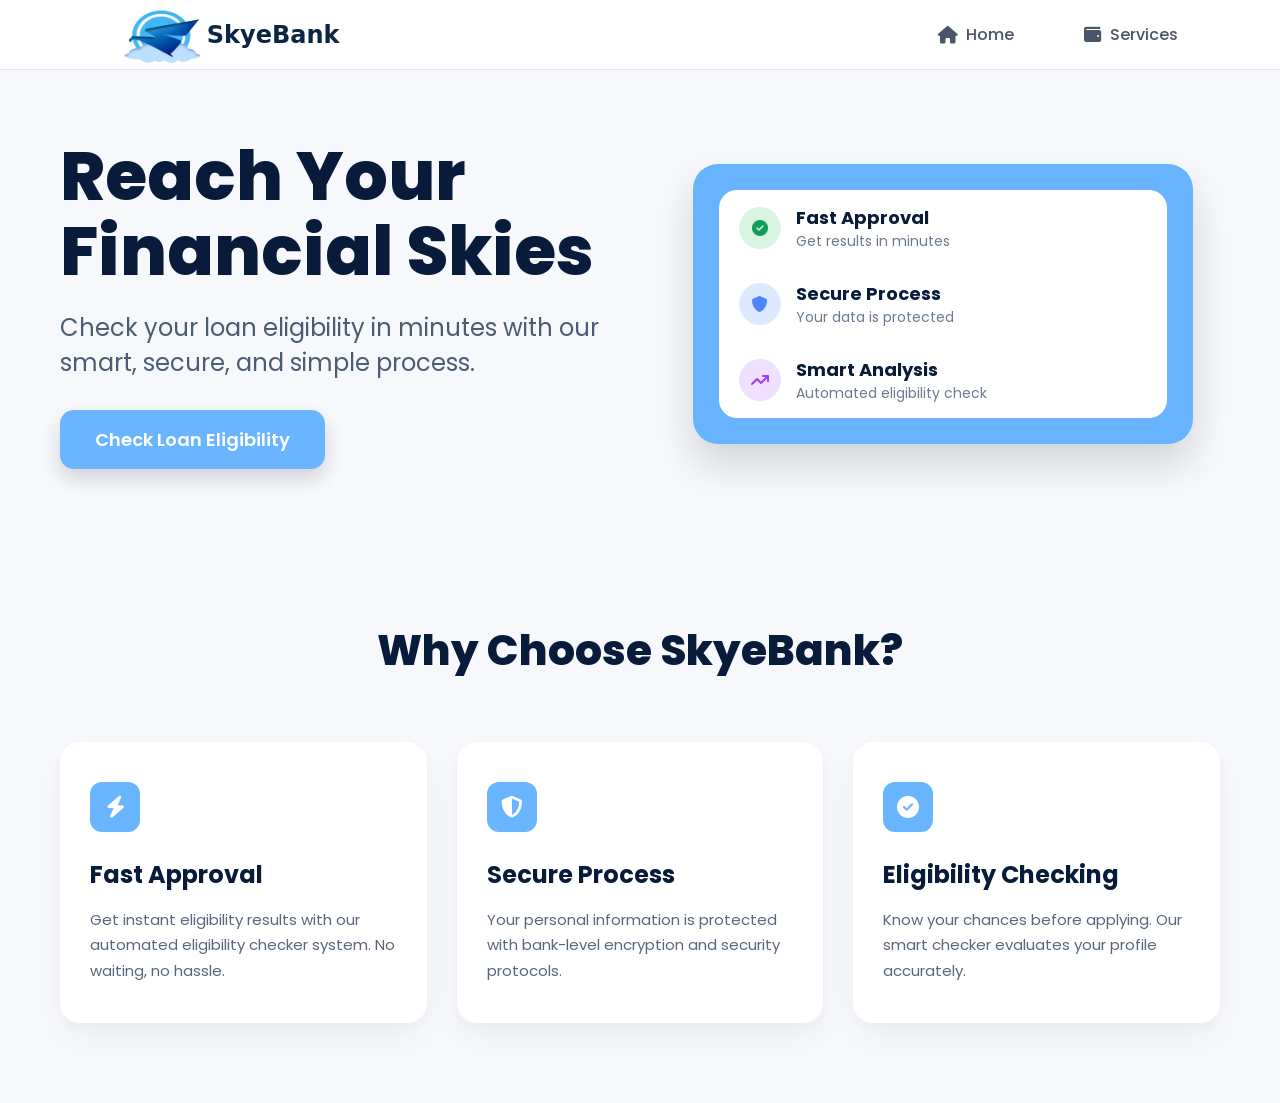
<file: index.html>
<!DOCTYPE html>
<html lang="en">
<head>
    <meta charset="UTF-8">
    <meta name="viewport" content="width=device-width, initial-scale=1.0">
    <title>SkyeBank - Home</title>

    <link rel="stylesheet" href="style.css">
    <link href="https://fonts.googleapis.com/css2?family=Poppins:wght@300;400;500;600;700;800&display=swap" rel="stylesheet">
    <link rel="stylesheet" href="https://cdnjs.cloudflare.com/ajax/libs/font-awesome/6.5.1/css/all.min.css">
</head>
<body>

    <header class="main-header">
    <a href="index.html" class="logo-container">
        <img src="images/SkyeBank Logo copy.webp" alt="SkyeBank Logo" class="logo-img">
        <span class="logo-text">SkyeBank</span>
    </a>

    <nav class="nav-links">
        <a href="index.html"><i class="fas fa-home"></i> Home</a>
        <a href="services.html"><i class="fas fa-wallet"></i> Services</a>
    </nav>
    </header>

    <section class="hero">
        <div class="hero-content">
            <h1>
                Reach Your <br>
                Financial Skies
            </h1>
            <p>
                Check your loan eligibility in minutes with our smart, secure, and simple process.
            </p>
            <a href="services.html" class="hero-btn">
                Check Loan Eligibility
            </a>
        </div>

        <div class="hero-card">
            <div class="info-box">
                <div class="info-item">
                    <div class="icon success">
                        <i class="fa-solid fa-circle-check"></i>
                    </div>
                    <div>
                        <h4>Fast Approval</h4>
                        <p>Get results in minutes</p>
                    </div>
                </div>

                <div class="info-item">
                    <div class="icon secure">
                        <i class="fa-solid fa-shield"></i>
                    </div>
                    <div>
                        <h4>Secure Process</h4>
                        <p>Your data is protected</p>
                    </div>
                </div>

                <div class="info-item">
                    <div class="icon analysis">
                        <i class="fa-solid fa-arrow-trend-up"></i>
                    </div>
                    <div>
                        <h4>Smart Analysis</h4>
                        <p>Automated eligibility check</p>
                    </div>
                </div>
            </div>
        </div>
    </section>

   <section class="features">
    <h2>Why Choose SkyeBank?</h2>

    <div class="feature-container">
        <div class="feature-card">
            <div class="feature-icon">
                <i class="fa-solid fa-bolt"></i>
            </div>
            <h3>Fast Approval</h3>
            <p>
                Get instant eligibility results with our automated eligibility checker system. 
                No waiting, no hassle.
            </p>
        </div>

        <div class="feature-card">
            <div class="feature-icon">
                <i class="fa-solid fa-shield-halved"></i>
            </div>
            <h3>Secure Process</h3>
            <p>
                Your personal information is protected with bank-level encryption and 
                security protocols.
            </p>
        </div>

        <div class="feature-card">
            <div class="feature-icon">
                <i class="fa-solid fa-circle-check"></i>
            </div>
            <h3>Eligibility Checking</h3>
            <p>
                Know your chances before applying. Our smart checker evaluates your profile accurately.
            </p>
        </div>
    </div>
</section>

    <script src="script.js"></script>
</body>
</html>
</file>
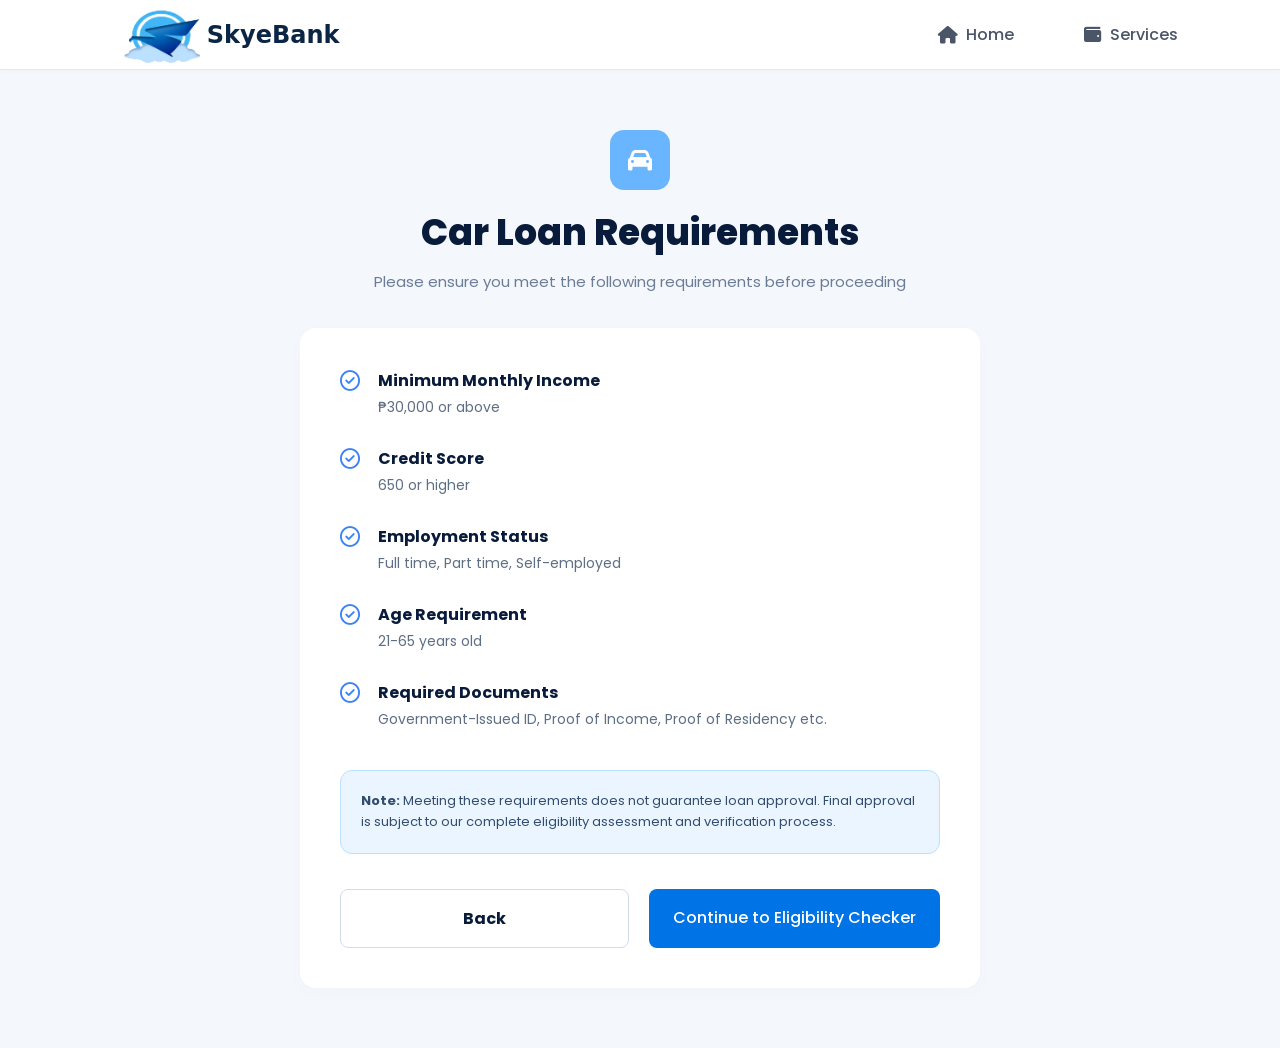
<file: apply.html>
<!DOCTYPE html>
<html lang="en">
<head>
    <meta charset="UTF-8">
    <meta name="viewport" content="width=device-width, initial-scale=1.0">
    <title>SkyeBank - Loan Requirements</title>
    <!-- Linking both styles to keep your BDO navbar consistent -->
    <link rel="stylesheet" href="style.css">
    <link rel="stylesheet" href="apply.css">
    <!-- Google Fonts & Font Awesome Icons -->
    <link href="https://fonts.googleapis.com/css2?family=Poppins:wght@300;400;500;600;700;800&display=swap" rel="stylesheet">
    <link rel="stylesheet" href="https://cdnjs.cloudflare.com/ajax/libs/font-awesome/6.5.1/css/all.min.css">
</head>
<body>

    <!-- Your BDO Royal Blue Navbar -->
    <header class="main-header">
    <a href="index.html" class="logo-container">
        <img src="images/SkyeBank Logo copy.webp" alt="SkyeBank Logo" class="logo-img">
        <span class="logo-text">SkyeBank</span>
    </a>

    <nav class="nav-links">
        <a href="index.html"><i class="fas fa-home"></i> Home</a>
        <a href="services.html"><i class="fas fa-wallet"></i> Services</a>
    </nav>
</header>

    <!-- Main View Wrapper -->
    <div class="requirements-wrapper">
        
        <!-- Dynamic Header Area -->
        <div class="req-header">
            <div class="icon-badge" id="req-icon-container">
                <i class="fa-solid fa-car" id="req-icon"></i>
            </div>
            <h1 id="req-title">Car Loan Requirements</h1>
            <p class="subtitle">Please ensure you meet the following requirements before proceeding</p>
        </div>

        <!-- The White Requirements Card Box -->
        <div class="req-card">
            <div class="req-list">
                <!-- Item 1 -->
                <div class="req-item">
                    <i class="fa-regular fa-circle-check check-icon"></i>
                    <div class="req-text">
                        <h3>Minimum Monthly Income</h3>
                        <p id="req-income">₱30,000 or above</p>
                    </div>
                </div>

                <!-- Item 2 -->
                <div class="req-item">
                    <i class="fa-regular fa-circle-check check-icon"></i>
                    <div class="req-text">
                        <h3>Credit Score</h3>
                        <p id="req-credit">650 or higher</p>
                    </div>
                </div>

                <!-- Item 3 -->
                <div class="req-item">
                    <i class="fa-regular fa-circle-check check-icon"></i>
                    <div class="req-text">
                        <h3>Employment Status</h3>
                        <p id="req-tenure">Full time, Part time, Self-employed</p>
                    </div>
                </div>

                <!-- Item 4 -->
                <div class="req-item">
                    <i class="fa-regular fa-circle-check check-icon"></i>
                    <div class="req-text">
                        <h3>Age Requirement</h3>
                        <p id="req-age">21-65 years old</p>
                    </div>
                </div>

                <!-- Item 5 -->
                <div class="req-item">
                    <i class="fa-regular fa-circle-check check-icon"></i>
                    <div class="req-text">
                        <h3>Required Documents</h3>
                        <p id="req-docs">Government-Issued ID, Proof of Income, Proof of Residency etc.</p>
                    </div>
                </div>
            </div>

            <!-- Light Blue Info Warning Box -->
            <div class="note-box">
                <p><strong>Note:</strong> Meeting these requirements does not guarantee loan approval. Final approval is subject to our complete eligibility assessment and verification process.</p>
            </div>

            <!-- Navigation Buttons -->
            <div class="action-buttons">
                <a href="services.html" class="btn-back">Back</a>
                <!-- Updated redirection link here -->
                <a href="assessment.html" id="continue-checker-btn" class="continue-btn">Continue to Eligibility Checker</a>
            </div>
        </div>
    </div>

</body>
</html>
</file>
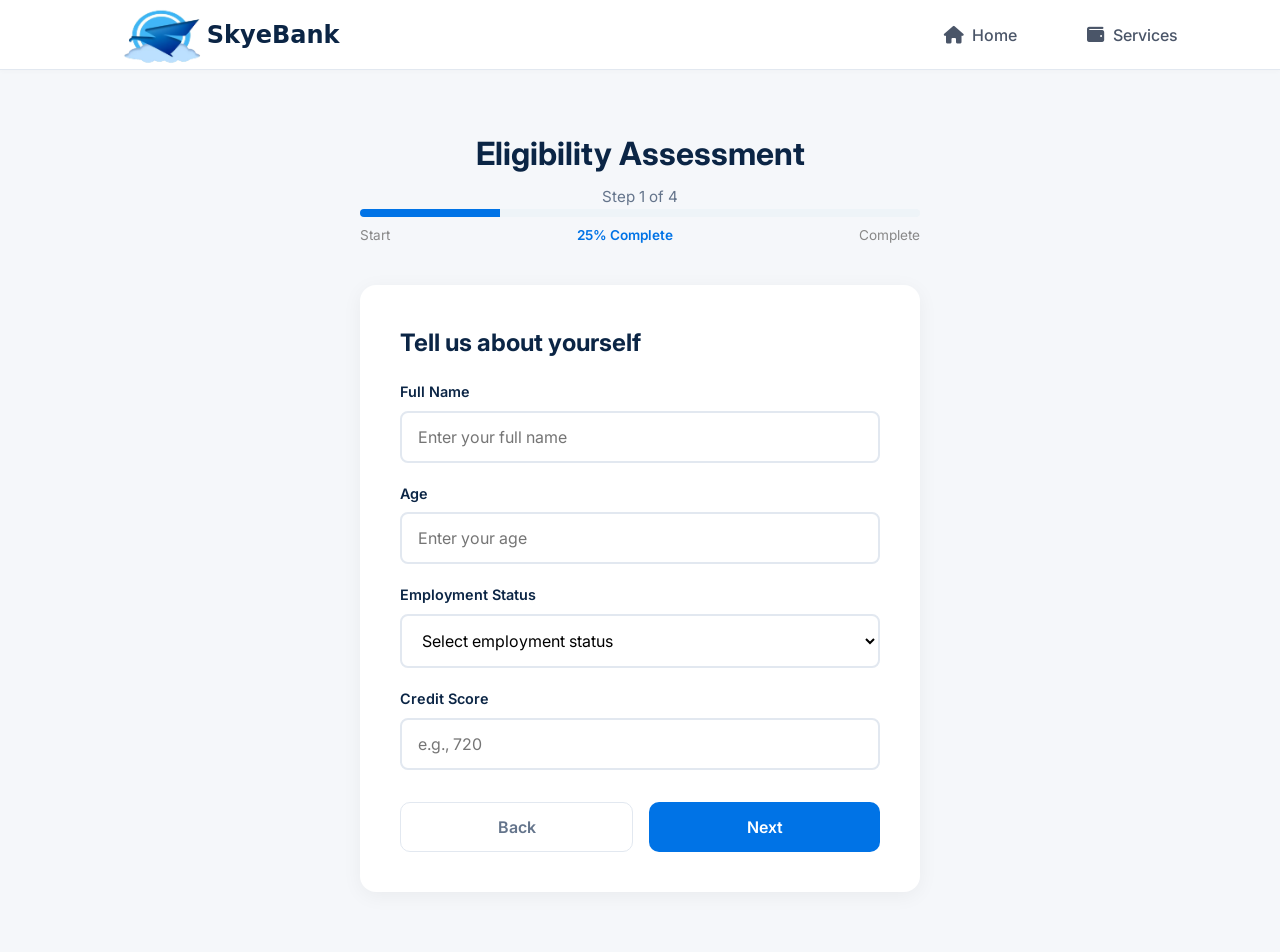
<file: assessment.html>
<!DOCTYPE html>
<html lang="en">
<head>
    <meta charset="UTF-8">
    <meta name="viewport" content="width=device-width, initial-scale=1.0">
    <title>SkyeBank - Eligibility Assessment</title>
    
    <link rel="stylesheet" href="https://cdnjs.cloudflare.com/ajax/libs/font-awesome/6.4.0/css/all.min.css">
    
    <link rel="stylesheet" href="assessment.css">
    <link href="https://fonts.googleapis.com/css2?family=Inter:wght@400;500;600;700&display=swap" rel="stylesheet">
</head>
<body>

    <!-- ==========================================
         THE FIX: Updated Header to match style.css 
         ========================================== -->
    <header class="main-header">
        <a href="index.html" class="logo-container">
            <img src="images/SkyeBank Logo copy.webp" alt="SkyeBank Logo" class="logo-img">
            <span class="logo-text">SkyeBank</span>
        </a>

        <nav class="nav-links">
            <a href="index.html"><i class="fas fa-home"></i> Home</a>
            <a href="services.html"><i class="fas fa-wallet"></i> Services</a>
        </nav>
    </header>

    <main class="main-container">
        
        <div class="assessment-header" id="progress-header">
            <h1>Eligibility Assessment</h1>
            <p id="step-indicator">Step 1 of 4</p>
            
            <div class="progress-container">
                <div class="progress-bar-bg">
                    <div class="progress-bar-fill" id="progress-fill" style="width: 25%;"></div>
                </div>
                <div class="progress-labels">
                    <span>Start</span>
                    <span class="progress-percent" id="progress-percent">25% Complete</span>
                    <span>Complete</span>
                </div>
            </div>
        </div>

        <div class="card step-card active" id="step1">
            <h2>Tell us about yourself</h2>
            
            <div class="input-group">
                <label for="fullName">Full Name</label>
                <input type="text" id="fullName" placeholder="Enter your full name">
            </div>

            <div class="input-group">
                <label for="age">Age</label>
                <input type="number" id="age" placeholder="Enter your age" min="1">
            </div>

            <div class="input-group">
                <label for="employment">Employment Status</label>
                <select id="employment">
                    <option value="" disabled selected>Select employment status</option>
                    <option value="Unemployed">Unemployed</option>
                    <option value="Full-time">Full-time Employee</option>
                    <option value="Part-time">Part-time Employee</option>
                    <option value="Self-Employed">Self-Employed</option>
                </select>
            </div>

            <div class="input-group">
                <label for="creditScore">Credit Score</label>
                <input type="number" id="creditScore" placeholder="e.g., 720" min="300" max="850">
            </div>

            <div class="button-group">
                <button class="btn btn-secondary" onclick="window.location.href='apply.html'">Back</button>
                <button class="btn btn-primary" onclick="nextStep(1)">Next</button>
            </div>
        </div>

        <div class="card step-card" id="step2">
            <h2>What is your monthly income?</h2>
            <p class="subtitle">Please enter your total monthly income before taxes.</p>
            
            <div class="input-group mt-xl">
                <label for="monthlyIncome">Monthly Income (₱)</label>
                <input type="number" id="monthlyIncome" placeholder="e.g., 25000">
            </div>

            <div class="button-group">
                <button class="btn btn-secondary" onclick="prevStep(2)">Back</button>
                <button class="btn btn-primary" onclick="nextStep(2)">Next</button>
            </div>
        </div>

        <div class="card step-card" id="step3">
            <h2>Loan Details</h2>
            
            <p style="margin-bottom: 1.5rem; color: var(--text-main); font-size: 0.95rem;">
                <strong>Car Loan</strong> - Interest Rate: 12%
            </p>

            <div class="input-group">
                <label for="loanAmount">Loan Amount Requested (₱)</label>
                <input type="number" id="loanAmount" placeholder="e.g., 50000" oninput="calculateLoan()">
            </div>

            <div class="input-group">
                <label for="monthsToPay">Months to Pay</label>
                <input type="number" id="monthsToPay" placeholder="e.g., 15" oninput="calculateLoan()">
            </div>

            <div class="summary-box">
                <h3>Loan Summary</h3>
                <div class="summary-row">
                    <span>Loan Amount:</span>
                    <span class="val-bold" id="sumLoanAmount">₱0.00</span>
                </div>
                <div class="summary-row">
                    <span id="sumInterestLabel">Interest (12%):</span>
                    <span class="val-bold" id="sumInterestAmount">₱0.00</span>
                </div>
                <hr>
                <div class="summary-row highlight">
                    <span>Total Loan:</span>
                    <span class="val-blue" id="sumTotalLoan">₱0.00</span>
                </div>
                <div class="summary-row highlight">
                    <span>Monthly Payment:</span>
                    <span class="val-blue" id="sumMonthlyPayment">₱0.00</span>
                </div>
            </div>

            <div class="requirements-box">
                <h4>Eligibility Requirements:</h4>
                <ul id="requirementsList">
                    <li>Age 21-65 years old</li>
                    <li>Credit Score ≥ 650</li>
                    <li>Employment Status ≠ Unemployed</li>
                    <li id="dtiRequirement">Debt-to-Income Ratio ≤ 40%</li>
                    <li id="maxMonthsReq">Maximum Months to Pay: 60</li>
                    <li id="maxLoanReq">Maximum Loan Requested: ₱5,000,000</li>
                </ul>
            </div>

            <div class="button-group">
                <button class="btn btn-secondary" onclick="prevStep(3)">Back</button>
                <button class="btn btn-primary" onclick="nextStep(3)">Next</button>
            </div>
        </div>

        <div class="card step-card" id="step4">
            <h2>Required Documents</h2>
            <p class="subtitle">Please ensure you have the following documents ready for your application.</p>
            
            <div class="checklist" id="documentChecklist">
                </div>

            <div class="application-summary-box">
                <h3>Application Summary</h3>
                <div class="summary-row"><span>Full Name:</span><span id="appFullName" class="val-bold"></span></div>
                <div class="summary-row"><span>Age:</span><span id="appAge" class="val-bold"></span></div>
                <div class="summary-row"><span>Employment:</span><span id="appEmployment" class="val-bold"></span></div>
                <div class="summary-row"><span>Credit Score:</span><span id="appCreditScore" class="val-bold"></span></div>
                <div class="summary-row"><span>Monthly Income:</span><span id="appIncome" class="val-bold"></span></div>
                <div class="summary-row"><span>Loan Amount:</span><span id="appLoan" class="val-bold"></span></div>
                <div class="summary-row"><span>Monthly Payment:</span><span id="appMonthly" class="val-blue"></span></div>
            </div>

            <div class="button-group">
                <button class="btn btn-secondary" onclick="prevStep(4)">Back</button>
                <button class="btn btn-primary" onclick="processAssessment()">Check Eligibility</button>
            </div>
        </div>

        <div class="loading-screen" id="loadingScreen">
            <div class="loading-icon-container">
                <img src="images/SkyeBank Logo copy.webp" alt="SkyeBank Logo" class="floating-logo">
            </div>
            <h2 class="loading-title">SkyeBank</h2>
            <p class="loading-subtitle">Analyzing your eligibility...</p>
            
            <div class="loading-dots">
                <div class="dot active"></div>
                <div class="dot"></div>
                <div class="dot"></div>
            </div>
            
            <ul class="loading-steps" id="loadingStepsList">
                <li class="active">Verifying your information</li>
                <li>Calculating eligibility score</li>
                <li>Generating results</li>
            </ul>
        </div>
        
        <div class="results-screen" id="resultsScreen"></div>

    </main>

    <script src="assessment.js"></script>
</body>
</html>
</file>
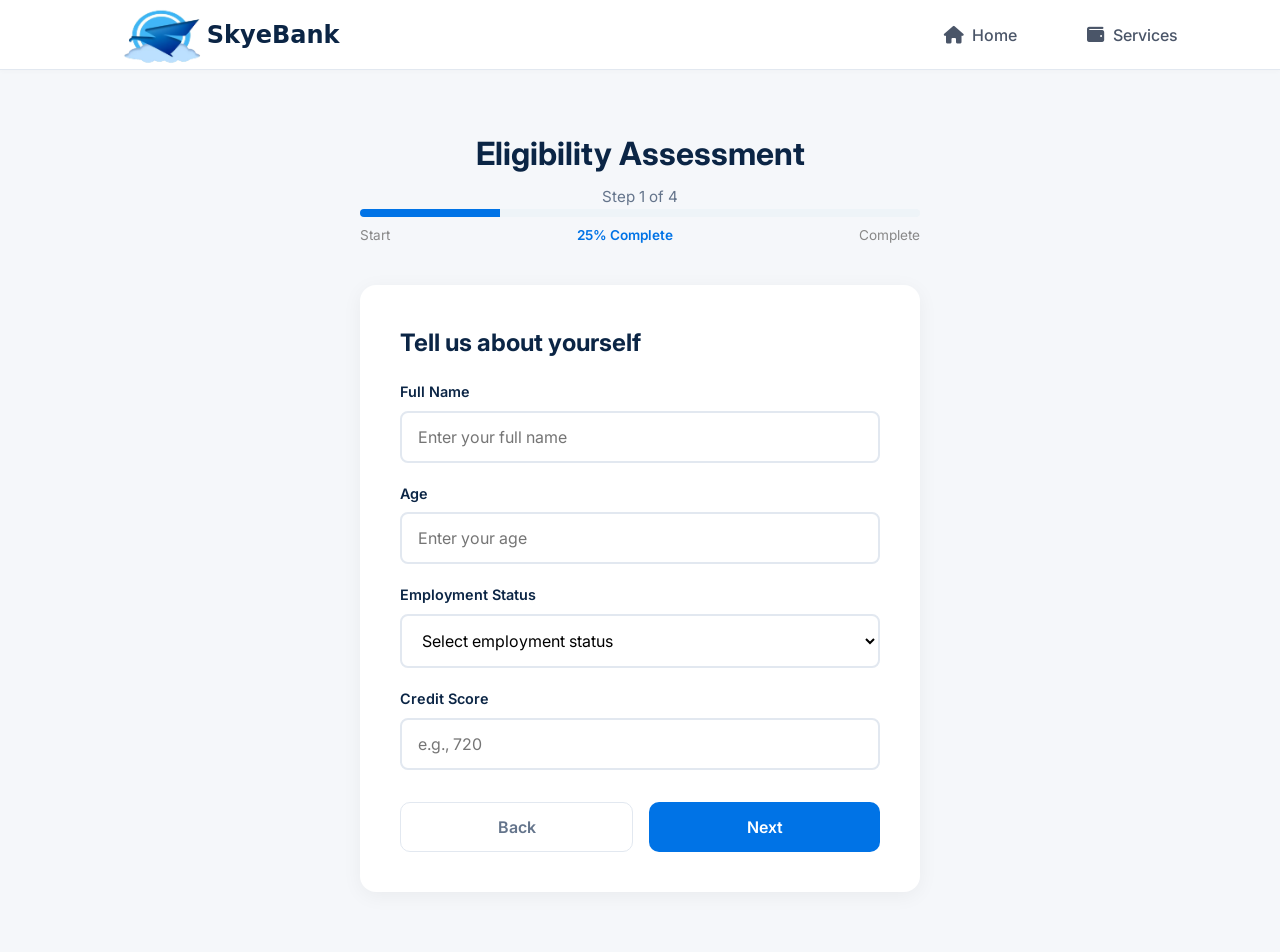
<file: business-assessment.html>
<!DOCTYPE html>
<html lang="en">
<head>
    <meta charset="UTF-8">
    <meta name="viewport" content="width=device-width, initial-scale=1.0">
    <title>SkyeBank - Business Loan Assessment</title>
    
    <!-- FontAwesome for Navigation Icons -->
    <link rel="stylesheet" href="https://cdnjs.cloudflare.com/ajax/libs/font-awesome/6.4.0/css/all.min.css">
    
    <link rel="stylesheet" href="assessment.css">
    <link href="https://fonts.googleapis.com/css2?family=Inter:wght@400;500;600;700&display=swap" rel="stylesheet">
</head>
<body>

    <header class="main-header">
        <a href="index.html" class="logo-container">
            <img src="images/SkyeBank Logo copy.webp" alt="SkyeBank Logo" class="logo-img">
            <span class="logo-text">SkyeBank</span>
        </a>

        <nav class="nav-links">
            <a href="index.html"><i class="fas fa-home"></i> Home</a>
            <a href="services.html"><i class="fas fa-wallet"></i> Services</a>
        </nav>
    </header>

    <main class="main-container">
        
        <div class="assessment-header" id="progress-header">
            <h1>Eligibility Assessment</h1>
            <p id="step-indicator">Step 1 of 4</p>
            
            <div class="progress-container">
                <div class="progress-bar-bg">
                    <div class="progress-bar-fill" id="progress-fill" style="width: 25%;"></div>
                </div>
                <div class="progress-labels">
                    <span>Start</span>
                    <span class="progress-percent" id="progress-percent">25% Complete</span>
                    <span>Complete</span>
                </div>
            </div>
        </div>

        <!-- Step 1: Personal Info -->
        <div class="card step-card active" id="step1">
            <h2>Tell us about yourself</h2>
            
            <div class="input-group">
                <label for="fullName">Full Name</label>
                <input type="text" id="fullName" placeholder="Enter your full name">
            </div>

            <div class="input-group">
                <label for="age">Age</label>
                <input type="number" id="age" placeholder="Enter your age" min="1">
            </div>

            <div class="input-group">
                <label for="employment">Employment Status</label>
                <select id="employment">
                    <option value="" disabled selected>Select employment status</option>
                    <option value="Unemployed">Unemployed</option>
                    <option value="Full-time">Full-time Employee</option>
                    <option value="Part-time">Part-time Employee</option>
                    <option value="Self-Employed">Self-Employed</option>
                </select>
            </div>

            <div class="input-group">
                <label for="creditScore">Credit Score</label>
                <input type="number" id="creditScore" placeholder="e.g., 720" min="300" max="850">
            </div>

            <div class="button-group">
                <button class="btn btn-secondary" onclick="window.location.href='apply-business.html'">Back</button>
                <button class="btn btn-primary" onclick="nextStep(1)">Next</button>
            </div>
        </div>

        <!-- Step 2: Income -->
        <div class="card step-card" id="step2">
            <h2>What is your monthly income?</h2>
            <p class="subtitle">Please enter your total monthly income before taxes.</p>
            
            <div class="input-group mt-xl">
                <label for="monthlyIncome">Monthly Income (₱)</label>
                <input type="number" id="monthlyIncome" placeholder="e.g., 250000">
            </div>

            <div class="button-group">
                <button class="btn btn-secondary" onclick="prevStep(2)">Back</button>
                <button class="btn btn-primary" onclick="nextStep(2)">Next</button>
            </div>
        </div>

        <!-- Step 3: Loan Details (BUSINESS LOAN) -->
        <div class="card step-card" id="step3">
            <h2>Loan Details</h2>
            
            <p style="margin-bottom: 1.5rem; color: var(--text-main); font-size: 0.95rem;">
                <strong>Business Loan</strong> - Interest Rate: 18%
            </p>

            <div class="input-group">
                <label for="loanAmount">Loan Amount Requested (₱)</label>
                <input type="number" id="loanAmount" placeholder="e.g., 15000000" oninput="calculateLoan()">
            </div>

            <div class="input-group">
                <label for="monthsToPay">Months to Pay</label>
                <input type="number" id="monthsToPay" placeholder="e.g., 60" oninput="calculateLoan()">
            </div>

            <div class="summary-box">
                <h3>Loan Summary</h3>
                <div class="summary-row">
                    <span>Loan Amount:</span>
                    <span class="val-bold" id="sumLoanAmount">₱0.00</span>
                </div>
                <div class="summary-row">
                    <span id="sumInterestLabel">Interest (18%):</span>
                    <span class="val-bold" id="sumInterestAmount">₱0.00</span>
                </div>
                <hr>
                <div class="summary-row highlight">
                    <span>Total Loan:</span>
                    <span class="val-blue" id="sumTotalLoan">₱0.00</span>
                </div>
                <div class="summary-row highlight">
                    <span>Monthly Payment:</span>
                    <span class="val-blue" id="sumMonthlyPayment">₱0.00</span>
                </div>
            </div>

            <div class="requirements-box">
                <h4>Eligibility Requirements:</h4>
                <ul id="requirementsList">
                    <li>Age 21-65 years old</li>
                    <li>Credit Score ≥ 650</li>
                    <li>Employment Status ≠ Unemployed</li>
                    <li id="dtiRequirement">Debt-to-Income Ratio ≤ 50%</li>
                    <li id="maxMonthsReq">Maximum Months to Pay: 60</li>
                    <li id="maxLoanReq">Maximum Loan Requested: ₱15,000,000</li>
                </ul>
            </div>

            <div class="button-group">
                <button class="btn btn-secondary" onclick="prevStep(3)">Back</button>
                <button class="btn btn-primary" onclick="nextStep(3)">Next</button>
            </div>
        </div>

        <!-- Step 4: Documents -->
        <div class="card step-card" id="step4">
            <h2>Required Documents</h2>
            <p class="subtitle">Please ensure you have the following documents ready for your application.</p>
            
            <div class="checklist" id="documentChecklist">
                <!-- Injected via JS -->
            </div>

            <div class="application-summary-box">
                <h3>Application Summary</h3>
                <div class="summary-row"><span>Full Name:</span><span id="appFullName" class="val-bold"></span></div>
                <div class="summary-row"><span>Age:</span><span id="appAge" class="val-bold"></span></div>
                <div class="summary-row"><span>Employment:</span><span id="appEmployment" class="val-bold"></span></div>
                <div class="summary-row"><span>Credit Score:</span><span id="appCreditScore" class="val-bold"></span></div>
                <div class="summary-row"><span>Monthly Income:</span><span id="appIncome" class="val-bold"></span></div>
                <div class="summary-row"><span>Loan Amount:</span><span id="appLoan" class="val-bold"></span></div>
                <div class="summary-row"><span>Monthly Payment:</span><span id="appMonthly" class="val-blue"></span></div>
            </div>

            <div class="button-group">
                <button class="btn btn-secondary" onclick="prevStep(4)">Back</button>
                <button class="btn btn-primary" onclick="processAssessment()">Check Eligibility</button>
            </div>
        </div>

        <!-- Loading Screen -->
        <div class="loading-screen" id="loadingScreen">
            <div class="loading-icon-container">
                <img src="images/SkyeBank Logo copy.webp" alt="SkyeBank Logo" class="floating-logo">
            </div>
            <h2 class="loading-title">SkyeBank</h2>
            <p class="loading-subtitle">Analyzing your eligibility...</p>
            
            <div class="loading-dots">
                <div class="dot active"></div>
                <div class="dot"></div>
                <div class="dot"></div>
            </div>
            
            <ul class="loading-steps" id="loadingStepsList">
                <li class="active">Verifying your information</li>
                <li>Calculating eligibility score</li>
                <li>Generating results</li>
            </ul>
        </div>
        
        <div class="results-screen" id="resultsScreen"></div>

    </main>

    <!-- Be sure to point this to the correct JS file -->
    <script src="business-assessment.js"></script>
</body>
</html>
</file>
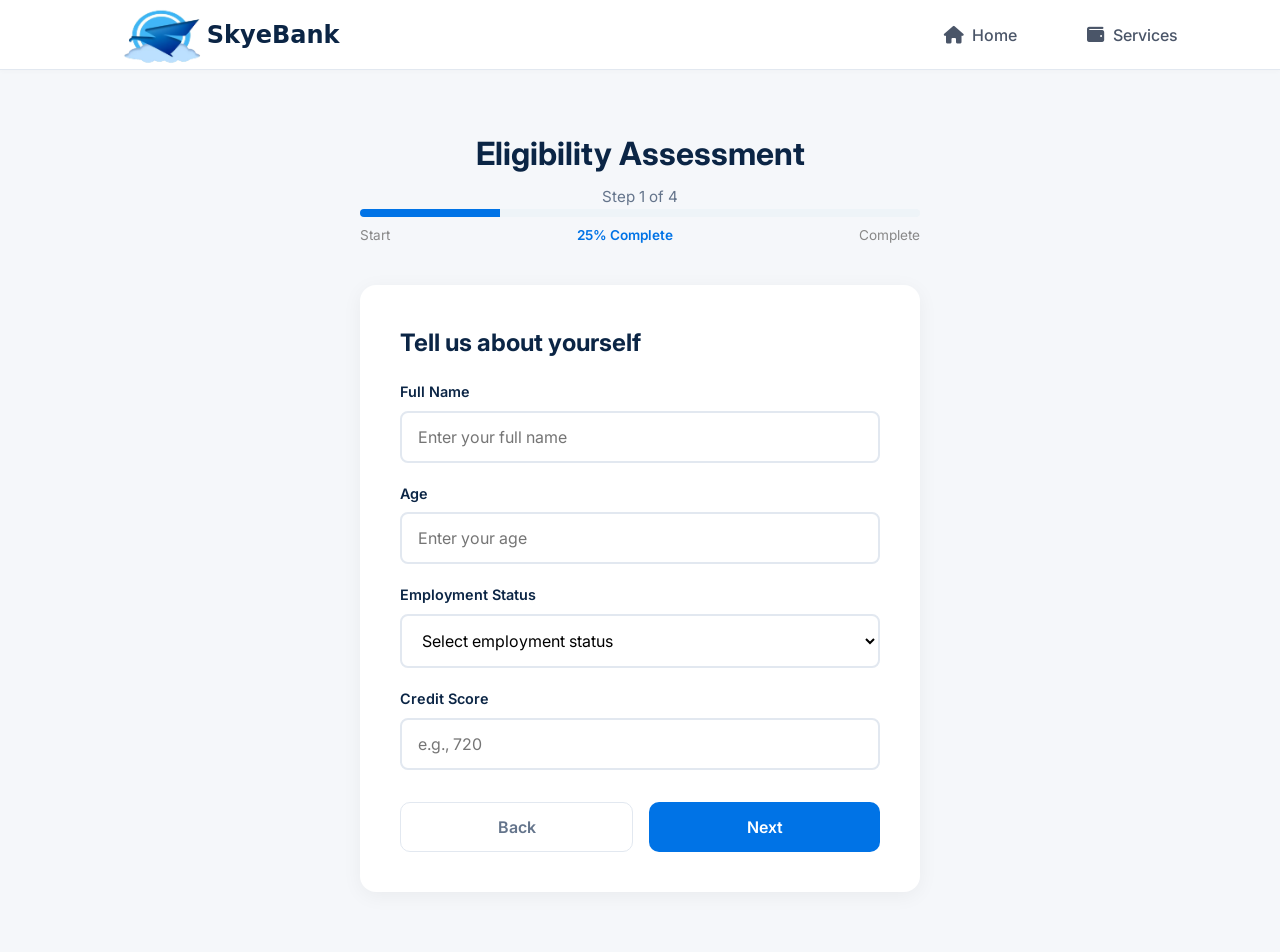
<file: housing-assessment.html>
<!DOCTYPE html>
<html lang="en">
<head>
    <meta charset="UTF-8">
    <meta name="viewport" content="width=device-width, initial-scale=1.0">
    <title>SkyeBank - Housing Loan Assessment</title>
    
    <!-- FontAwesome for Navigation Icons -->
    <link rel="stylesheet" href="https://cdnjs.cloudflare.com/ajax/libs/font-awesome/6.4.0/css/all.min.css">
    
    <link rel="stylesheet" href="assessment.css">
    <link href="https://fonts.googleapis.com/css2?family=Inter:wght@400;500;600;700&display=swap" rel="stylesheet">
</head>
<body>

    <header class="main-header">
        <a href="index.html" class="logo-container">
            <img src="images/SkyeBank Logo copy.webp" alt="SkyeBank Logo" class="logo-img">
            <span class="logo-text">SkyeBank</span>
        </a>

        <nav class="nav-links">
            <a href="index.html"><i class="fas fa-home"></i> Home</a>
            <a href="services.html"><i class="fas fa-wallet"></i> Services</a>
        </nav>
    </header>

    <main class="main-container">
        
        <div class="assessment-header" id="progress-header">
            <h1>Eligibility Assessment</h1>
            <p id="step-indicator">Step 1 of 4</p>
            
            <div class="progress-container">
                <div class="progress-bar-bg">
                    <div class="progress-bar-fill" id="progress-fill" style="width: 25%;"></div>
                </div>
                <div class="progress-labels">
                    <span>Start</span>
                    <span class="progress-percent" id="progress-percent">25% Complete</span>
                    <span>Complete</span>
                </div>
            </div>
        </div>

        <!-- Step 1: Personal Info -->
        <div class="card step-card active" id="step1">
            <h2>Tell us about yourself</h2>
            
            <div class="input-group">
                <label for="fullName">Full Name</label>
                <input type="text" id="fullName" placeholder="Enter your full name">
            </div>

            <div class="input-group">
                <label for="age">Age</label>
                <input type="number" id="age" placeholder="Enter your age" min="1">
            </div>

            <div class="input-group">
                <label for="employment">Employment Status</label>
                <select id="employment">
                    <option value="" disabled selected>Select employment status</option>
                    <option value="Unemployed">Unemployed</option>
                    <option value="Full-time">Full-time Employee</option>
                    <option value="Part-time">Part-time Employee</option>
                    <option value="Self-Employed">Self-Employed</option>
                </select>
            </div>

            <div class="input-group">
                <label for="creditScore">Credit Score</label>
                <input type="number" id="creditScore" placeholder="e.g., 720" min="300" max="850">
            </div>

            <div class="button-group">
                <button class="btn btn-secondary" onclick="window.location.href='apply-housing.html'">Back</button>
                <button class="btn btn-primary" onclick="nextStep(1)">Next</button>
            </div>
        </div>

        <!-- Step 2: Income -->
        <div class="card step-card" id="step2">
            <h2>What is your monthly income?</h2>
            <p class="subtitle">Please enter your total monthly income before taxes.</p>
            
            <div class="input-group mt-xl">
                <label for="monthlyIncome">Monthly Income (₱)</label>
                <input type="number" id="monthlyIncome" placeholder="e.g., 25000">
            </div>

            <div class="button-group">
                <button class="btn btn-secondary" onclick="prevStep(2)">Back</button>
                <button class="btn btn-primary" onclick="nextStep(2)">Next</button>
            </div>
        </div>

        <!-- Step 3: Loan Details (HOUSING LOAN) -->
        <div class="card step-card" id="step3">
            <h2>Loan Details</h2>
            
            <p style="margin-bottom: 1.5rem; color: var(--text-main); font-size: 0.95rem;">
                <strong>Housing Loan</strong> - Interest Rate: 15%
            </p>

            <div class="input-group">
                <label for="loanAmount">Loan Amount Requested (₱)</label>
                <input type="number" id="loanAmount" placeholder="e.g., 5000000" oninput="calculateLoan()">
            </div>

            <div class="input-group">
                <label for="monthsToPay">Months to Pay</label>
                <input type="number" id="monthsToPay" placeholder="e.g., 60" oninput="calculateLoan()">
            </div>

            <div class="summary-box">
                <h3>Loan Summary</h3>
                <div class="summary-row">
                    <span>Loan Amount:</span>
                    <span class="val-bold" id="sumLoanAmount">₱0.00</span>
                </div>
                <div class="summary-row">
                    <span id="sumInterestLabel">Interest (15%):</span>
                    <span class="val-bold" id="sumInterestAmount">₱0.00</span>
                </div>
                <hr>
                <div class="summary-row highlight">
                    <span>Total Loan:</span>
                    <span class="val-blue" id="sumTotalLoan">₱0.00</span>
                </div>
                <div class="summary-row highlight">
                    <span>Monthly Payment:</span>
                    <span class="val-blue" id="sumMonthlyPayment">₱0.00</span>
                </div>
            </div>

            <div class="requirements-box">
                <h4>Eligibility Requirements:</h4>
                <ul id="requirementsList">
                    <li>Age 21-65 years old</li>
                    <li>Credit Score ≥ 650</li>
                    <li>Employment Status ≠ Unemployed</li>
                    <li id="dtiRequirement">Debt-to-Income Ratio ≤ 30%</li>
                    <li id="maxMonthsReq">Maximum Months to Pay: 120</li>
                    <li id="maxLoanReq">Maximum Loan Requested: ₱10,000,000</li>
                </ul>
            </div>

            <div class="button-group">
                <button class="btn btn-secondary" onclick="prevStep(3)">Back</button>
                <button class="btn btn-primary" onclick="nextStep(3)">Next</button>
            </div>
        </div>

        <!-- Step 4: Documents -->
        <div class="card step-card" id="step4">
            <h2>Required Documents</h2>
            <p class="subtitle">Please ensure you have the following documents ready for your application.</p>
            
            <div class="checklist" id="documentChecklist">
                <!-- Injected via JS -->
            </div>

            <div class="application-summary-box">
                <h3>Application Summary</h3>
                <div class="summary-row"><span>Full Name:</span><span id="appFullName" class="val-bold"></span></div>
                <div class="summary-row"><span>Age:</span><span id="appAge" class="val-bold"></span></div>
                <div class="summary-row"><span>Employment:</span><span id="appEmployment" class="val-bold"></span></div>
                <div class="summary-row"><span>Credit Score:</span><span id="appCreditScore" class="val-bold"></span></div>
                <div class="summary-row"><span>Monthly Income:</span><span id="appIncome" class="val-bold"></span></div>
                <div class="summary-row"><span>Loan Amount:</span><span id="appLoan" class="val-bold"></span></div>
                <div class="summary-row"><span>Monthly Payment:</span><span id="appMonthly" class="val-blue"></span></div>
            </div>

            <div class="button-group">
                <button class="btn btn-secondary" onclick="prevStep(4)">Back</button>
                <button class="btn btn-primary" onclick="processAssessment()">Check Eligibility</button>
            </div>
        </div>

        <!-- Loading Screen -->
        <div class="loading-screen" id="loadingScreen">
            <div class="loading-icon-container">
                <img src="images/SkyeBank Logo copy.webp" alt="SkyeBank Logo" class="floating-logo">
            </div>
            <h2 class="loading-title">SkyeBank</h2>
            <p class="loading-subtitle">Analyzing your eligibility...</p>
            
            <div class="loading-dots">
                <div class="dot active"></div>
                <div class="dot"></div>
                <div class="dot"></div>
            </div>
            
            <ul class="loading-steps" id="loadingStepsList">
                <li class="active">Verifying your information</li>
                <li>Calculating eligibility score</li>
                <li>Generating results</li>
            </ul>
        </div>
        
        <div class="results-screen" id="resultsScreen"></div>

    </main>

    <!-- Be sure to point this to the correct JS file -->
    <script src="housing-assessment.js"></script>
</body>
</html>
</file>
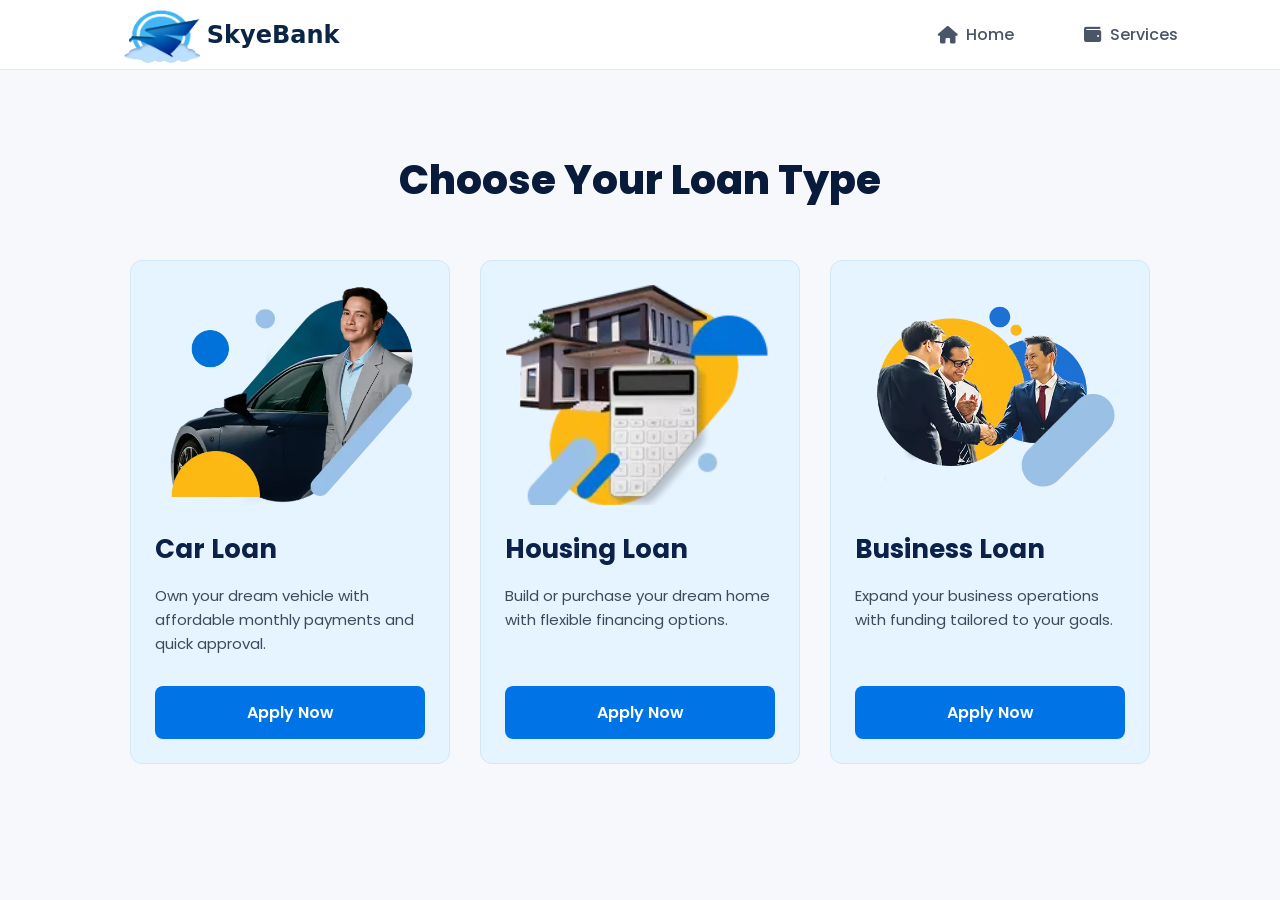
<file: services.html>
<!DOCTYPE html>
<html lang="en">
<head>
    <meta charset="UTF-8">
    <meta name="viewport" content="width=device-width, initial-scale=1.0">
    <title>SkyeBank - Services</title>

    <link rel="stylesheet" href="style.css">
    
    <link rel="stylesheet" href="services.css">

    <link href="https://fonts.googleapis.com/css2?family=Poppins:wght@300;400;500;600;700;800&display=swap" rel="stylesheet">
    <link rel="stylesheet" href="https://cdnjs.cloudflare.com/ajax/libs/font-awesome/6.5.1/css/all.min.css">
    
</head>
<body>

    <header class="main-header">
        <a href="index.html" class="logo-container">
            <img src="images/SkyeBank Logo copy.webp" alt="SkyeBank Logo" class="logo-img">
            <span class="logo-text">SkyeBank</span>
        </a>

        <nav class="nav-links">
            <a href="index.html"><i class="fas fa-home"></i> Home</a>
            <a href="services.html"><i class="fas fa-wallet"></i> Services</a>
        </nav>
    </header>

    <section id="services-section" class="services-section active">
        <h2>Choose Your Loan Type</h2>
       
       <div class="loan-container">
            
            <div class="loan-card">
                <img src="images/Car Loan.webp" alt="Car Loan">
                <h3>Car Loan</h3>
                <p>Own your dream vehicle with affordable monthly payments and quick approval.</p>
                <a href="apply.html" class="apply-btn" onclick="event.stopPropagation();">Apply Now</a>
            </div>

            <div class="loan-card">
                <img src="images/Home Loan.webp" alt="Housing Loan">
                <h3>Housing Loan</h3>
                <p>Build or purchase your dream home with flexible financing options.</p>
                <a href="apply-housing.html" class="apply-btn" onclick="event.stopPropagation();">Apply Now</a>
            </div>

            <div class="loan-card">
                <img src="images/Business Loan.webp" alt="Business Loan">
                <h3>Business Loan</h3>
                <p>Expand your business operations with funding tailored to your goals.</p>
                <a href="apply-business.html" class="apply-btn" onclick="event.stopPropagation();">Apply Now</a>
            </div>
            
        </div>
    </section>
 
    <script src="services.js"></script>
</body>
</html>
</file>
<file: style.css>
* {
    margin: 0;
    padding: 0;
    box-sizing: border-box;
    font-family: 'Poppins', sans-serif;
}

body {
    background: #f6f8fb;
    color: #081b3a;
}

html {
    scroll-behavior: smooth;
}

/* ==========================================================================
   UNIFIED BRAND HEADER & NAVIGATION STYLES
   ========================================================================== */

/* Main header row alignment */
.main-header {
    display: flex;
    justify-content: space-between; 
    align-items: center;
    
    /* THE FIX: 0px on top and bottom, 8% on the sides */
    padding: 0 8%; 
    
    /* Optional: You can force a strict height to ensure it stays slim */
    height: 70px; 
    
    background-color: #ffffff;
    border-bottom: 1px solid #e2e8f0;
    box-shadow: 0 2px 4px rgba(0, 0, 0, 0.02);
}

/* Logo layout structure */
.logo-container {
    display: flex;
    align-items: center;
    gap: 1px;
    text-decoration: none;
}

/* Force the logo image to stay consistently scaled */
.logo-img {
    height: 100px; 
    width: auto;
    object-fit: contain;
}

/* SkyeBank Typography styling */
.logo-text {
    font-size: 1.5rem;
    font-weight: 700;
    color: #0b2545; /* Dark corporate navy blue */
    font-family: system-ui, -apple-system, sans-serif;
    margin-left: -14px;
}

/* Right-aligned navigation list */
.nav-links {
    display: flex;
    align-items: center;
    gap: 70px;
}

/* Nav links basic state */
.nav-links a {
    text-decoration: none;
    color: #4a5568; /* Balanced slate text */
    font-weight: 500;
    display: inline-flex;
    align-items: center;
    gap: 8px;
    transition: color 0.2s ease-in-out;
}

/* Sync icon color to parent link text */
.nav-links a i {
    color: #4a5568;
    font-size: 1.1rem;
    transition: color 0.2s ease-in-out;
}

/* Complete synchronized color swap on hover */
.nav-links a:hover, 
.nav-links a:hover i {
    color: #0073e6; /* Interactive bright brand blue */
}

/* HERO SECTION */
.hero {
    max-width: 1200px;
    margin: auto;
    padding: 70px 20px;
    display: flex;
    justify-content: space-between;
    align-items: center;
    gap: 50px;
}

.hero-content {
    flex: 1;
}

.hero-content h1 {
    font-size: 68px;
    line-height: 1.1;
    font-weight: 800;
    margin-bottom: 20px;
}

.hero-content p {
    font-size: 24px;
    color: #4c5c72;
    max-width: 650px;
    margin-bottom: 30px;
}

.hero-content .hero-btn {
    display: inline-block;
    border: none;
    background: #69b5ff;
    color: white;
    padding: 16px 35px;
    border-radius: 14px;
    font-size: 18px;
    font-weight: 600;
    cursor: pointer;
    text-decoration: none;
    box-shadow: 0 10px 20px rgba(0,0,0,.15);
    transition: .3s;
}

.hero-content .hero-btn:hover {
    transform: translateY(-3px);
    background: #4ca3ff;
}

/* RIGHT CARD */
.hero-card {
    flex: 1;
    display: flex;
    justify-content: center;
}

.info-box {
    width: 100%;
    max-width: 500px;
    background: #67b3ff;
    padding: 26px;
    border-radius: 25px;
    box-shadow: 0 20px 40px rgba(0,0,0,.15);
}

.info-box > div {
    background: white;
}

.info-item {
    display: flex;
    align-items: center;
    gap: 15px;
    background: white;
    padding: 14px 20px;
}

.info-item:first-child {
    border-radius: 18px 18px 0 0;
}

.info-item:last-child {
    border-radius: 0 0 18px 18px;
}

.icon {
    width: 42px;
    height: 42px;
    border-radius: 50%;
    display: flex;
    justify-content: center;
    align-items: center;
}

.success {
    background: #d8f6e1;
    color: #0f9d58;
}

.secure {
    background: #dce9ff;
    color: #4d84ff;
}

.analysis {
    background: #efe0ff;
    color: #a337ff;
}

.info-item h4 {
    font-size: 18px;
}

.info-item p {
    color: #6d7b90;
    font-size: 14px;
}

/* WHY CHOOSE SKYEBANK SECTION STYLES */
.features {
    max-width: 1200px;
    margin: 0 auto;
    padding: 80px 20px;
}

.features h2 {
    text-align: center;
    font-size: 42px;
    font-weight: 800;
    color: #081b3a;
    margin-bottom: 60px;
}

.feature-container {
    display: grid;
    grid-template-columns: repeat(3, 1fr);
    gap: 30px;
}

.feature-card {
    background: #ffffff;
    padding: 40px 30px;
    border-radius: 20px;
    box-shadow: 0 15px 35px rgba(0, 0, 0, 0.04), 0 5px 15px rgba(0, 0, 0, 0.02);
    transition: transform 0.4s cubic-bezier(0.165, 0.84, 0.44, 1), box-shadow 0.4s ease;
}

.feature-card:hover {
    transform: translateY(-6px);
    box-shadow: 0 20px 40px rgba(0, 0, 0, 0.08);
}

.feature-icon {
    width: 50px;
    height: 50px;
    border-radius: 12px;
    background: #69b5ff; 
    color: #ffffff;
    display: flex;
    justify-content: center;
    align-items: center;
    font-size: 22px;
    margin-bottom: 25px;
}

.feature-card h3 {
    font-size: 24px;
    font-weight: 700;
    color: #081b3a;
    margin-bottom: 15px;
}

.feature-card p {
    font-size: 15px;
    line-height: 1.7;
    color: #58677c;
}

/* RESPONSIVE MEDIA QUERIES */
@media (max-width: 992px) {
    .hero {
        flex-direction: column;
        text-align: center;
    }
    .hero-content h1 {
        font-size: 55px;
    }
    .feature-container {
        grid-template-columns: 1fr;
        gap: 25px;
    }
    .features h2 {
        font-size: 34px;
        margin-bottom: 40px;
    }
}

@media (max-width: 768px) {
    .main-header {
        padding: 15px 20px;
    }
    .hero-content h1 {
        font-size: 42px;
    }
    .hero-content p {
        font-size: 18px;
    }
}
</file>
<file: apply.css>
/* ==========================================================================
   REQUIREMENTS PAGE STYLES (apply.css)
   ========================================================================== */

/* ==========================================================================
   UNIFIED BRAND HEADER & NAVIGATION STYLES
   ========================================================================== */
.main-header {
    display: flex;
    justify-content: space-between; 
    align-items: center;
    
    /* THE FIX: 0px on top and bottom, 8% on the sides */
    padding: 0 8%; 
    
    /* Optional: You can force a strict height to ensure it stays slim */
    height: 70px; 
    
    background-color: #ffffff;
    border-bottom: 1px solid #e2e8f0;
    box-shadow: 0 2px 4px rgba(0, 0, 0, 0.02);
}

.logo-container {
    display: flex;
    align-items: center;
    gap: 1px;
    text-decoration: none;
}

.logo-img {
    height: 100px; 
    width: auto;
    object-fit: contain;
}

.logo-text {
    font-size: 1.5rem;
    font-weight: 700;
    color: #0b2545; 
    font-family: system-ui, -apple-system, sans-serif;
    margin-left: -14px;
}

.nav-links {
    display: flex;
    align-items: center;
    gap: 70px;
}

.nav-links a {
    text-decoration: none;
    color: #4a5568; 
    font-weight: 500;
    display: inline-flex;
    align-items: center;
    gap: 8px;
    transition: color 0.2s ease-in-out;
}

.nav-links a i {
    color: #4a5568;
    font-size: 1.1rem;
    transition: color 0.2s ease-in-out;
}

.nav-links a:hover, 
.nav-links a:hover i {
    color: #3b82f6; 
}

/* ==========================================================================
   PAGE CONTENT & ANIMATION
   ========================================================================== */
body {
    background-color: #f4f7fc; 
    font-family: 'Poppins', sans-serif;
    margin: 0;
    padding: 0;
}

/* This adds the smooth 0.3s Assessment fade-in to the entire block */
.requirements-wrapper {
    max-width: 720px;
    margin: 60px auto;
    padding: 0 20px;
    animation: fadeIn 0.3s ease-in-out; /* Matches assessment.css */
}

@keyframes fadeIn {
    from { opacity: 0; transform: translateY(10px); }
    to { opacity: 1; transform: translateY(0); }
}

.req-header {
    text-align: center;
    margin-bottom: 35px;
}

.icon-badge {
    width: 60px;
    height: 60px;
    background-color: #69b5ff; 
    color: #ffffff;
    border-radius: 14px;
    display: inline-flex;
    justify-content: center;
    align-items: center;
    font-size: 24px;
    margin-bottom: 15px;
}

.req-header h1 {
    font-size: 36px;
    font-weight: 800;
    color: #081b3a;
    margin: 0 0 10px 0;
}

.req-header .subtitle {
    font-size: 15px;
    color: #6b7c96;
    margin: 0;
}

.req-card {
    background: #ffffff;
    border-radius: 16px;
    padding: 40px;
    box-shadow: 0 4px 20px rgba(0, 0, 0, 0.02); 
}

.req-list {
    display: flex;
    flex-direction: column;
    gap: 28px;
    margin-bottom: 40px;
}

.req-item {
    display: flex;
    align-items: flex-start;
    gap: 18px;
}

.check-icon {
    font-size: 20px;
    color: #3b82f6; 
    margin-top: 3px;
}

.req-text h3 {
    font-size: 16px;
    font-weight: 700;
    color: #081b3a;
    margin: 0 0 4px 0;
}

.req-text p {
    font-size: 14px;
    color: #5e6e85;
    margin: 0;
}

.note-box {
    background-color: #eaf5ff;
    border: 1px solid #bce0ff;
    border-radius: 12px;
    padding: 20px;
    margin-bottom: 35px;
}

.note-box p {
    font-size: 13px;
    line-height: 1.6;
    color: #334d6e;
    margin: 0;
}

/* ==========================================================================
   NAVIGATION BUTTONS
   ========================================================================== */
.action-buttons {
    display: flex;
    gap: 20px;
}

.btn-back {
    flex: 1;
    text-align: center;
    text-decoration: none;
    padding: 16px; /* Matched to the taller Apply Now button */
    border: 1px solid #d2dbec;
    border-radius: 8px; /* Sharper corners */
    background: #ffffff;
    color: #081b3a; 
    font-size: 16px;
    font-weight: 700; /* Bolder letters */
    cursor: pointer;
    transition: background 0.2s ease;
}

.btn-back:hover {
    background: #f8fafc;
}

.btn-continue {
    flex: 1.5; 
    padding: 16px; /* Matched to the taller Apply Now button */
    border: none;
    border-radius: 8px; /* Sharper corners */
    background: #0073e6; /* THE FIX: The deep Apply Now Blue */
    color: #ffffff;
    font-size: 16px;
    font-weight: 700; /* THE FIX: Bolder letters */
    cursor: pointer;
    transition: background 0.2s ease;
    text-decoration: none;
    text-align: center;
}

.btn-continue:hover {
    background: #005bb8; /* THE FIX: The dark Apply Now hover blue */
}

/* Optional safety utility class - keep this if it was already there */
.button-group button, .continue-btn {
    background-color: #0073e6;
    color: white;
    padding: 16px 24px;
    border-radius: 8px;
    text-decoration: none;      
    display: inline-block;      
    text-align: center;
    font-weight: 500;
}
</file>
<file: assessment.css>
/* ==========================================================================
   CSS Variables (Design Tokens)
   ========================================================================== */
:root {
    --primary-blue: #0073e6;
    --primary-hover: #005bb8;
    --navy: #0B2D5C;
    --navy-text: #0b2545;
    --bg-gray: #F5F7FA;
    --white: #FFFFFF;
    --text-main: #374151;
    --text-muted: #64748b;
    --border-color: #E2E8F0;
    --border-light: #eef4f8;
    --success-green: #10B981;
    --error-red: #EF4444;
}

* {
    box-sizing: border-box;
    margin: 0;
    padding: 0;
    font-family: 'Inter', 'Segoe UI', Tahoma, Geneva, Verdana, sans-serif;
}

body {
    background-color: var(--bg-gray);
    color: var(--text-main);
    line-height: 1.5;
}

/* ==========================================================================
   Navigation Bar Styles
   ========================================================================== */
.main-header {
    display: flex;
    justify-content: space-between; 
    align-items: center;
    
    /* Matched to your style.css */
    padding: 0 8%; 
    height: 70px; 
    
    background-color: #ffffff;
    border-bottom: 1px solid #e2e8f0;
    box-shadow: 0 2px 4px rgba(0, 0, 0, 0.02);
    
    /* Keeps the assessment header sticky at the top of the screen */
    position: sticky;
    top: 0;
    z-index: 100;
    width: 100%;
}

.logo-container {
    display: flex;
    align-items: center;
    gap: 1px; /* Brings logo and text together */
    text-decoration: none;
}

.logo-img {
    height: 100px; 
    width: auto;
    object-fit: contain;
}

.logo-text {
    font-size: 1.5rem;
    font-weight: 700;
    color: #0b2545; /* Dark corporate navy blue */
    font-family: system-ui, -apple-system, sans-serif;
    margin-left: -14px; /* Pulls the text backwards into the image's invisible space */
}

.nav-links {
    display: flex;
    align-items: center;
    gap: 70px; 
}

.nav-links a {
    text-decoration: none;
    color: #4a5568; 
    font-weight: 500;
    font-size: 1rem;
    display: inline-flex;
    align-items: center;
    gap: 8px; 
    transition: color 0.2s ease-in-out;
}

.nav-links a i {
    font-size: 1.1rem;
    transition: color 0.2s ease-in-out;
}

.nav-links a:hover, 
.nav-links a:hover i {
    color: var(--primary-blue);
}

/* ==========================================================================
   Assessment Page Layout
   ========================================================================== */
.main-container {
    max-width: 600px;
    margin: 60px auto;
    padding: 0 20px;
}

.assessment-header {
    text-align: center;
    margin-bottom: 30px;
}

.assessment-header h1 {
    color: var(--navy-text);
    font-size: 2rem;
    margin-bottom: 8px;
}

#step-indicator {
    color: var(--text-muted);
    font-size: 0.95rem;
}

/* ==========================================================================
   Progress Bar Styling
   ========================================================================== */
.progress-container {
    margin-bottom: 40px;
    width: 100%;
}

.progress-bar-bg {
    width: 100%;
    height: 8px;
    background-color: var(--border-light);
    border-radius: 4px;
    overflow: hidden;
}

.progress-bar-fill {
    height: 100%;
    background-color: var(--primary-blue);
    transition: width 0.4s ease-in-out;
}

.progress-labels {
    display: flex;
    justify-content: space-between;
    margin-top: 8px;
    font-size: 0.85rem;
    color: #888;
}

.progress-percent {
    color: var(--primary-blue);
    font-weight: 600;
}

/* ==========================================================================
   Step Cards
   ========================================================================== */
.card {
    background-color: var(--white);
    border-radius: 16px;
    padding: 40px;
    box-shadow: 0 4px 20px rgba(0, 0, 0, 0.05);
    display: none; 
}

.card.active {
    display: block;
    animation: fadeIn 0.3s ease-in-out;
}

@keyframes fadeIn {
    from { opacity: 0; transform: translateY(10px); }
    to { opacity: 1; transform: translateY(0); }
}

.card h2 {
    color: var(--navy-text);
    font-size: 1.5rem;
    margin-bottom: 8px;
}

.subtitle {
    color: var(--text-muted);
    font-size: 0.95rem;
    margin-bottom: 24px;
    line-height: 1.5;
}

/* ==========================================================================
   Form Component Overhauls (Inputs & Dropdowns)
   ========================================================================== */
.input-group {
    display: flex;
    flex-direction: column;
    gap: 8px;
    margin-top: 20px;
    margin-bottom: 1.25rem;
    text-align: left;
}

.mt-xl { margin-top: 2rem; }

.input-group label {
    font-weight: 600;
    color: var(--navy-text);
    font-size: 0.9rem;
}

.input-group input,
.input-group select {
    padding: 14px 16px;
    border: 2px solid var(--border-color);
    border-radius: 8px;
    font-size: 1rem;
    outline: none;
    background-color: var(--white);
    width: 100%;
    box-sizing: border-box;
    cursor: pointer;
    transition: border-color 0.2s ease;
}

.input-group input:focus,
.input-group select:focus {
    border-color: var(--primary-blue);
}

/* ==========================================================================
   Wizard Navigation Buttons
   ========================================================================== */
.button-group {
    display: flex;
    gap: 16px;
    margin-top: 2rem;
}

.btn {
    flex: 1;
    padding: 14px;
    font-size: 1rem;
    font-weight: 600;
    border-radius: 10px;
    cursor: pointer;
    transition: all 0.2s ease;
    border: none;
    text-align: center;
}

.btn-secondary {
    background-color: var(--white);
    color: var(--text-muted);
    border: 1px solid var(--border-color);
}

.btn-secondary:hover:not(.disabled) {
    background-color: #f8fafc;
    color: var(--text-main);
}

.btn-secondary.disabled {
    opacity: 0.5;
    cursor: not-allowed;
}

.btn-primary {
    background-color: var(--primary-blue);
    color: var(--white);
}

.btn-primary:hover {
    background-color: var(--primary-hover);
}

/* ==========================================================================
   Summary & Requirements (Steps 3 & 4)
   ========================================================================== */
.summary-box, .application-summary-box {
    background-color: #F0F5FF;
    border: 1px solid #D6E4FF;
    border-radius: 8px;
    padding: 1.25rem;
    margin-bottom: 1.5rem;
    margin-top: 1.5rem;
}

.summary-box h3, .application-summary-box h3 {
    color: var(--navy);
    font-size: 1rem;
    margin-bottom: 1rem;
}

.summary-row {
    display: flex;
    justify-content: space-between;
    margin-bottom: 0.5rem;
    font-size: 0.9rem;
}

.summary-box hr {
    border: none;
    border-top: 1px solid #D6E4FF;
    margin: 0.75rem 0;
}

.val-bold { font-weight: 600; color: var(--text-main); text-align: right;}
.val-blue { font-weight: 700; color: var(--primary-blue); text-align: right;}

.requirements-box {
    background-color: #F9FAFB;
    border: 1px solid var(--border-color);
    border-radius: 8px;
    padding: 1rem;
    font-size: 0.85rem;
}

.requirements-box h4 { margin-bottom: 0.5rem; color: var(--text-muted); }
.requirements-box ul { list-style: none; color: var(--text-muted); }
.requirements-box ul li::before { content: "•"; color: var(--text-muted); font-weight: bold; display: inline-block; width: 1em; }

/* ==========================================================================
   Checklist (Step 4) - INTERACTIVE
   ========================================================================== */
.checklist-item {
    display: flex;
    align-items: center;
    padding: 1rem;
    border: 1px solid var(--border-color, #E2E8F0);
    border-radius: 8px;
    margin-bottom: 0.75rem;
    background-color: var(--white);
    cursor: pointer;
    transition: border-color 0.2s ease, box-shadow 0.2s ease;
}

.checklist-item:hover {
    border-color: var(--primary-blue);
    box-shadow: 0 2px 4px rgba(59, 130, 246, 0.05);
}

.checklist-item input[type="checkbox"] { display: none; }

.checklist-item .check-box {
    width: 22px;
    height: 22px;
    background-color: var(--white);
    border: 2px solid var(--text-muted);
    border-radius: 4px;
    margin-right: 1rem;
    display: flex;
    align-items: center;
    justify-content: center;
    transition: all 0.2s ease;
}

.checklist-item input[type="checkbox"]:checked + .check-box {
    background-color: var(--text-main);
    border-color: var(--text-main);
}

.checklist-item input[type="checkbox"]:checked + .check-box::after {
    content: "✓";
    color: white;
    font-size: 14px;
    font-weight: bold;
}

.checklist-item span { font-size: 0.95rem; color: var(--text-main); }

/* ==========================================================================
   Loading Screen & Animations
   ========================================================================== */
.loading-screen {
    display: none;
    text-align: center;
    padding: 4rem 0;
    opacity: 0;
    transition: opacity 0.5s ease-in-out;
}

.loading-screen.show {
    display: block;
    opacity: 1;
}

/* Increased Logo Size Here */
.loading-icon-container {
    margin-top: 30px; /* Pushes the logo down */
    margin-left: auto; /* Centers it */
    margin-right: auto; /* Centers it */
    margin-bottom: -30px; /* Pulls the logo closer to the text below */
    
    width: 200px; 
    height: 200px;
    display: flex;
    align-items: center;
    justify-content: center;
}

.floating-logo {
    width: 100%;
    height: auto;
    object-fit: contain;
    animation: float 3s ease-in-out infinite;
}

@keyframes float {
    0% { transform: translateY(0px); }
    50% { transform: translateY(-12px); }
    100% { transform: translateY(0px); }
}

.loading-title { color: var(--navy); margin-bottom: 0.5rem;}
.loading-subtitle { color: var(--text-muted); margin-bottom: 2rem;}

.loading-dots { display: flex; justify-content: center; gap: 8px; margin-bottom: 2rem; }
.dot { width: 10px; height: 10px; background-color: #D1D5DB; border-radius: 50%; }

.dot.active { 
    background-color: var(--primary-blue); 
    animation: pulse 0.8s infinite alternate;
}

@keyframes pulse {
    from { transform: scale(1); opacity: 1; }
    to { transform: scale(1.3); opacity: 0.6; }
}

.loading-steps {
    list-style: none;
    font-size: 0.85rem;
    color: var(--text-muted);
}
.loading-steps li { margin-bottom: 0.5rem; transition: all 0.3s ease; }
.loading-steps li.active { color: var(--primary-blue); font-weight: 500; }
.loading-steps li.active::before { content: "● "; }

/* ==========================================================================
   Results Screen
   ========================================================================== */
.results-screen { 
    display: none; 
    opacity: 0;
    transform: translateY(15px);
    transition: opacity 0.5s ease, transform 0.5s ease;
}

.results-screen.show {
    opacity: 1;
    transform: translateY(0);
}

.result-display-box { text-align: center; padding: 20px 0; }

/* Increased Icon Size Here */
.result-icon {
    width: 80px;
    height: 80px;
    border-radius: 50%;
    display: flex;
    align-items: center;
    justify-content: center;
    margin: 0 auto 1rem;
}
.result-icon.success { background-color: #D1FAE5; color: var(--success-green); border: 2px solid var(--success-green); }
.result-icon.error { background-color: #FEE2E2; color: var(--error-red); border: 2px solid var(--error-red); }

.result-header { text-align: center; margin-bottom: 2rem; }
.result-header h1 { color: var(--navy); margin-bottom: 0.5rem;}
.result-header p { color: var(--text-muted); font-size: 0.95rem; }

.result-grid {
    display: grid;
    grid-template-columns: 1fr 1fr;
    gap: 1.5rem;
    margin-bottom: 2rem;
}
.result-item { display: flex; flex-direction: column; }
.result-item span:first-child { font-size: 0.8rem; color: var(--text-muted); margin-bottom: 0.25rem; }
.result-item span:last-child { font-weight: 600; color: var(--navy); text-align: left;}
.result-item span.blue-text { color: var(--primary-blue); font-weight: 700; text-align: left; }

.dti-indicator { margin-bottom: 2rem; }
.dti-header { display: flex; justify-content: space-between; font-size: 0.8rem; margin-bottom: 0.5rem; color: var(--text-muted); }
.dti-val { font-weight: 700; color: var(--navy); }
.dti-bar-bg { height: 8px; background-color: var(--border-color); border-radius: 4px; overflow: hidden; margin-bottom: 0.25rem; }
.dti-bar-fill { height: 100%; background-color: var(--success-green); width: 0%; }
.dti-bar-fill.danger { background-color: var(--error-red); }
.dti-max { font-size: 0.75rem; color: var(--text-muted); }

.rejection-list {
    background-color: #FEF2F2;
    border: 1px solid #FECACA;
    padding: 1rem;
    border-radius: 8px;
    margin-bottom: 2rem;
    text-align: left;
}
.rejection-list li { margin-left: 1.5rem; color: var(--error-red); font-size: 0.9rem; margin-bottom: 0.25rem; }
</file>
<file: services.css>
/* ==========================================================================
   SERVICES PAGE SPECIFIC STYLES (BDO Rectangle Layout)
   ========================================================================== */

.services-section {
    padding: 80px 20px;
    background: #f6f8fb;
}

.services-section h2 {
    text-align: center;
    font-size: 40px;
    font-weight: 800;
    margin-bottom: 50px;
    color: #081b3a;
}

/* Flex layout to center your cards */
.loan-container {
    display: flex;
    flex-wrap: wrap;
    justify-content: center;
    gap: 30px;
    max-width: 1200px;
    margin: 0 auto;
}

/* Tall, vertical rectangle shape */
.loan-card {
    background: #e6f4ff; 
    width: 100%;
    max-width: 320px; 
    padding: 24px;
    border-radius: 12px;
    border: 1px solid #d2e6f7; 
    display: flex;
    flex-direction: column; 
    transition: transform 0.3s ease-in-out, box-shadow 0.3s ease-in-out;
}

.loan-card img {
    width: 100%;
    height: 220px;
    object-fit: cover; 
    border-radius: 8px;
    margin-bottom: 25px;
}

.loan-card h3 {
    font-size: 26px;
    font-weight: 700;
    color: #0b2149;
    margin-bottom: 15px;
}

.loan-card p {
    font-size: 15px;
    line-height: 1.6;
    color: #3d4a5d;
    margin-bottom: 30px;
    flex-grow: 1; /* Pushes the button perfectly to the bottom */
}

/* Cleaned up hover interaction */
.loan-card:hover {
    transform: translateY(-8px) !important; /* Force the lift effect */
    box-shadow: 0 12px 24px rgba(0, 115, 230, 0.18) !important; 
    cursor: pointer; 
}

/* BDO Solid Blue Button Link */
.apply-btn {
    display: block;        /* Forces the <a> tag to behave like a button block */
    text-align: center;    /* Centers the text horizontally */
    text-decoration: none; /* REMOVES THE UNDERLINE */
    width: 100%;
    padding: 14px 0;
    border: none;
    border-radius: 8px;
    background: #0073e6; 
    color: #ffffff;        /* Crisp white text */
    font-size: 16px;
    font-weight: 600;
    box-sizing: border-box; /* Prevents padding from breaking the card width */
    transition: background 0.2s ease;
    margin-bottom: 0;       /* Removed the 12px margin since the second button is gone */
}

.apply-btn:hover {
    background: #005bb8;
    color: #ffffff;        /* Keeps text white on hover */
}
</file>
